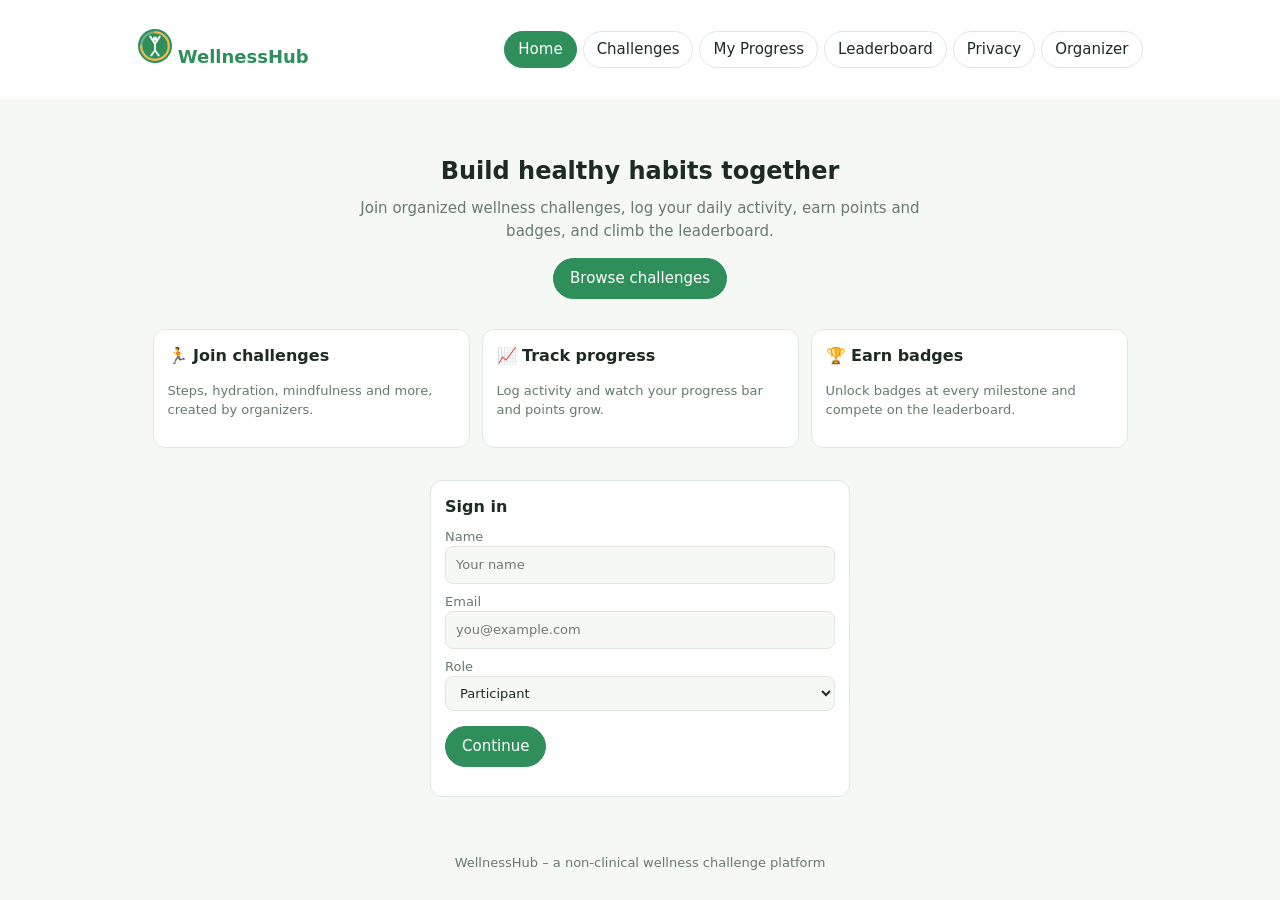
<file: wellness-platform/index.html>
<!DOCTYPE html>
<html lang="en">
<head>
  <meta charset="utf-8">
  <meta name="viewport" content="width=device-width, initial-scale=1">
  <title>WellnessHub – Home</title>
  <link rel="stylesheet" href="style.css">
</head>
<body>
<header class="top"><div class="wrap">
  <a class="brand" href="index.html">
  <svg xmlns="http://www.w3.org/2000/svg" viewBox="0 0 64 64" width="34" height="34" role="img" aria-label="WellnessHub logo">
    <circle cx="32" cy="32" r="32" fill="#2f8f5b"/>
    <circle cx="32" cy="32" r="26" fill="none" stroke="#ffffff" stroke-opacity="0.3" stroke-width="4"/>
    <circle cx="32" cy="32" r="26" fill="none" stroke="#f2b84b" stroke-width="4" stroke-linecap="round" stroke-dasharray="122 164" transform="rotate(-90 32 32)"/>
    <circle cx="32" cy="18" r="4" fill="#ffffff"/>
    <path d="M23 14L32 28L41 14M32 28V40M32 40L25 50M32 40L39 50" fill="none" stroke="#ffffff" stroke-width="3.5" stroke-linecap="round" stroke-linejoin="round"/>
  </svg>
  WellnessHub
</a>
  <nav>
    <a class="on" href="index.html">Home</a>
    <a href="challenges.html">Challenges</a>
    <a href="progress.html">My Progress</a>
    <a href="leaderboard.html">Leaderboard</a>
    <a href="privacy.html">Privacy</a>
    <a href="organizer.html">Organizer</a>
  </nav>
</div></header>

<main class="wrap">
  <section class="hero">
    <h1>Build healthy habits together</h1>
    <p>Join organized wellness challenges, log your daily activity, earn points and badges, and climb the leaderboard.</p>
    <a class="btn primary" href="challenges.html">Browse challenges</a>
  </section>

  <div class="grid">
    <div class="card"><h3>🏃 Join challenges</h3><p class="muted">Steps, hydration, mindfulness and more, created by organizers.</p></div>
    <div class="card"><h3>📈 Track progress</h3><p class="muted">Log activity and watch your progress bar and points grow.</p></div>
    <div class="card"><h3>🏆 Earn badges</h3><p class="muted">Unlock badges at every milestone and compete on the leaderboard.</p></div>
  </div>

  <form class="card" action="challenges.html" style="max-width:420px;margin:20px auto">
    <h3>Sign in</h3>
    <label>Name <input type="text" required placeholder="Your name"></label>
    <label>Email <input type="email" required placeholder="you@example.com"></label>
    <label>Role
      <select><option>Participant</option><option>Organizer</option></select>
    </label>
    <p><button class="btn primary">Continue</button></p>
  </form>
</main>
<footer>WellnessHub – a non-clinical wellness challenge platform</footer>
</body>
</html>
</file>
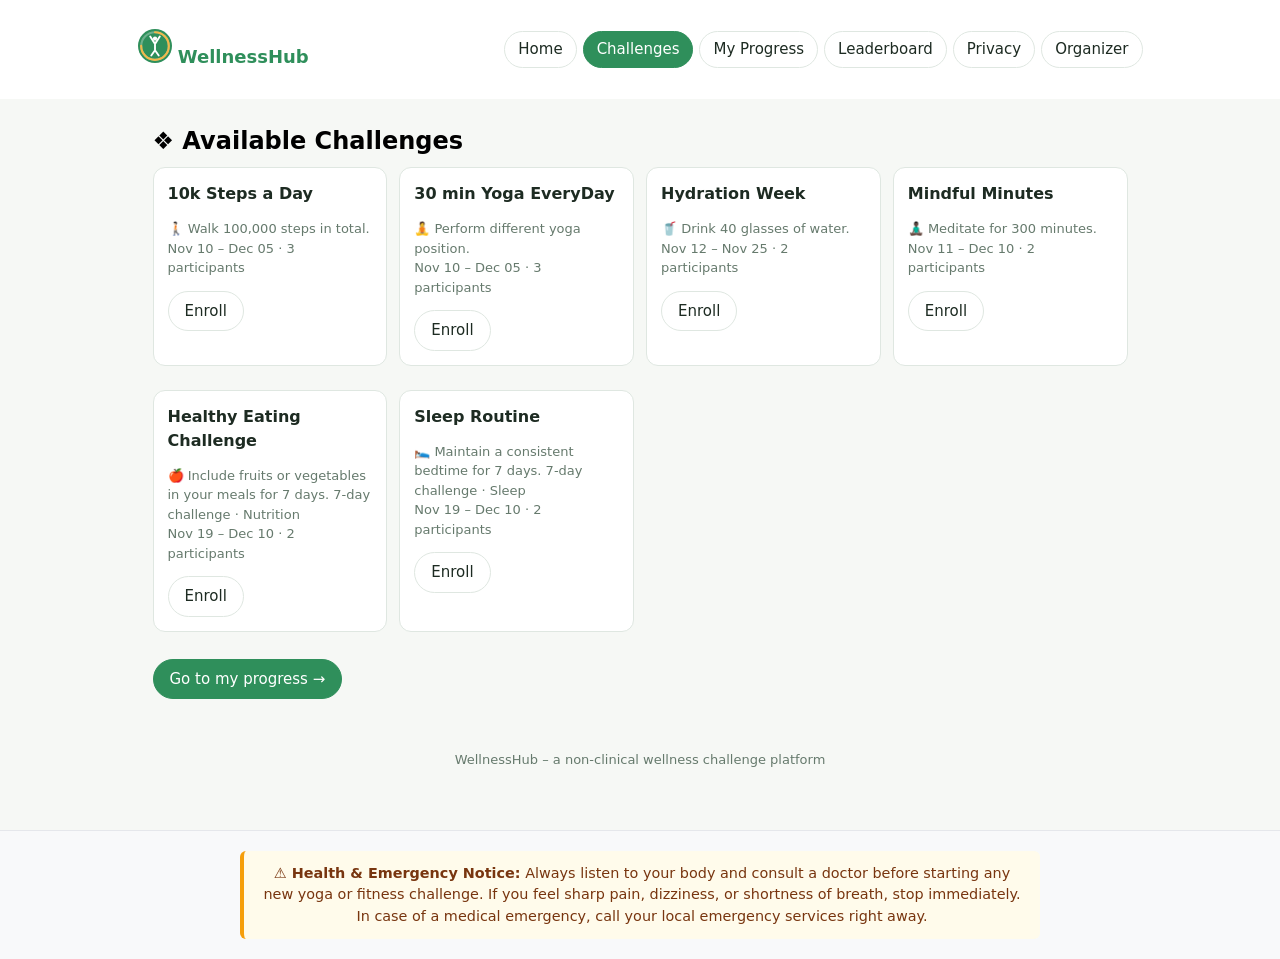
<file: wellness-platform/challenges.html>
<!DOCTYPE html>
<html lang="en">
<head>
  <meta charset="utf-8">
  <meta name="viewport" content="width=device-width, initial-scale=1">
  <title>WellnessHub – Challenges</title>
  <link rel="stylesheet" href="style.css">
</head>
<body>
<header class="top"><div class="wrap">
 <a class="brand" href="index.html">
  <svg xmlns="http://www.w3.org/2000/svg" viewBox="0 0 64 64" width="34" height="34" role="img" aria-label="WellnessHub logo">
    <circle cx="32" cy="32" r="32" fill="#2f8f5b"/>
    <circle cx="32" cy="32" r="26" fill="none" stroke="#ffffff" stroke-opacity="0.3" stroke-width="4"/>
    <circle cx="32" cy="32" r="26" fill="none" stroke="#f2b84b" stroke-width="4" stroke-linecap="round" stroke-dasharray="122 164" transform="rotate(-90 32 32)"/>
    <circle cx="32" cy="18" r="4" fill="#ffffff"/>
    <path d="M23 14L32 28L41 14M32 28V40M32 40L25 50M32 40L39 50" fill="none" stroke="#ffffff" stroke-width="3.5" stroke-linecap="round" stroke-linejoin="round"/>
  </svg>
  WellnessHub
</a>
  <nav>
    <a href="index.html">Home</a>
    <a class="on" href="challenges.html">Challenges</a>
    <a href="progress.html">My Progress</a>
    <a href="leaderboard.html">Leaderboard</a>
    <a href="privacy.html">Privacy</a>
    <a href="organizer.html">Organizer</a>
  </nav>
</div></header>

<main class="wrap">
  <h1 style="color: black;">❖ Available Challenges</h1>
  <div class="grid">
    <article class="card">
      <h3>10k Steps a Day</h3>
      <p class="muted">🚶🏻 Walk 100,000 steps in total.<br>Nov 10 – Dec 05 · 3 participants</p>
      <input type="checkbox" id="e1" class="hide enroll"><label for="e1" class="btn"></label>
    </article>
    <article class="card">
      <h3>30 min Yoga EveryDay</h3>
      <p class="muted">🧘 Perform different yoga position. <br>Nov 10 – Dec 05 · 3 participants</p>
      <input type="checkbox" id="e4" class="hide enroll"><label for="e4" class="btn"></label>
    </article>
    <article class="card">
      <h3>Hydration Week</h3>
      <p class="muted">🥤 Drink 40 glasses of water.<br>Nov 12 – Nov 25 · 2 participants</p>
      <input type="checkbox" id="e2" class="hide enroll"><label for="e2" class="btn"></label>
    </article>
    <article class="card">
      <h3>Mindful Minutes</h3>
      <p class="muted">🧘🏿‍♂️ Meditate for 300 minutes.<br>Nov 11 – Dec 10 · 2 participants</p>
      <input type="checkbox" id="e3" class="hide enroll"><label for="e3" class="btn"></label>
    </article>
    <article class="card">
      <h3>Healthy Eating Challenge</h3>
      <p class="muted">🍎 Include fruits or vegetables in your meals for 7 days.
7-day challenge · Nutrition<br>Nov 19 – Dec 10 · 2 participants</p>
      <input type="checkbox" id="e5" class="hide enroll"><label for="e5" class="btn"></label>
    </article>
    <article class="card">
      <h3>Sleep Routine</h3>
      <p class="muted">🛌🏿 Maintain a consistent bedtime for 7 days.
7-day challenge · Sleep<br>Nov 19 – Dec 10 · 2 participants</p>
      <input type="checkbox" id="e6" class="hide enroll"><label for="e6" class="btn"></label>
    </article>
  </div>
  <p><a class="btn primary" href="progress.html">Go to my progress →</a></p>
</main>
<footer>WellnessHub – a non-clinical wellness challenge platform</footer>
<footer class="site-footer">
  <div class="emergency-notice">
    <p>
      <strong>⚠️ Health & Emergency Notice:</strong> Always listen to your body and consult a doctor before starting any new yoga or fitness challenge. If you feel sharp pain, dizziness, or shortness of breath, stop immediately. In case of a medical emergency, call your local emergency services right away.
    </p>
  </div>
</footer>

</body>
</html>
</file>
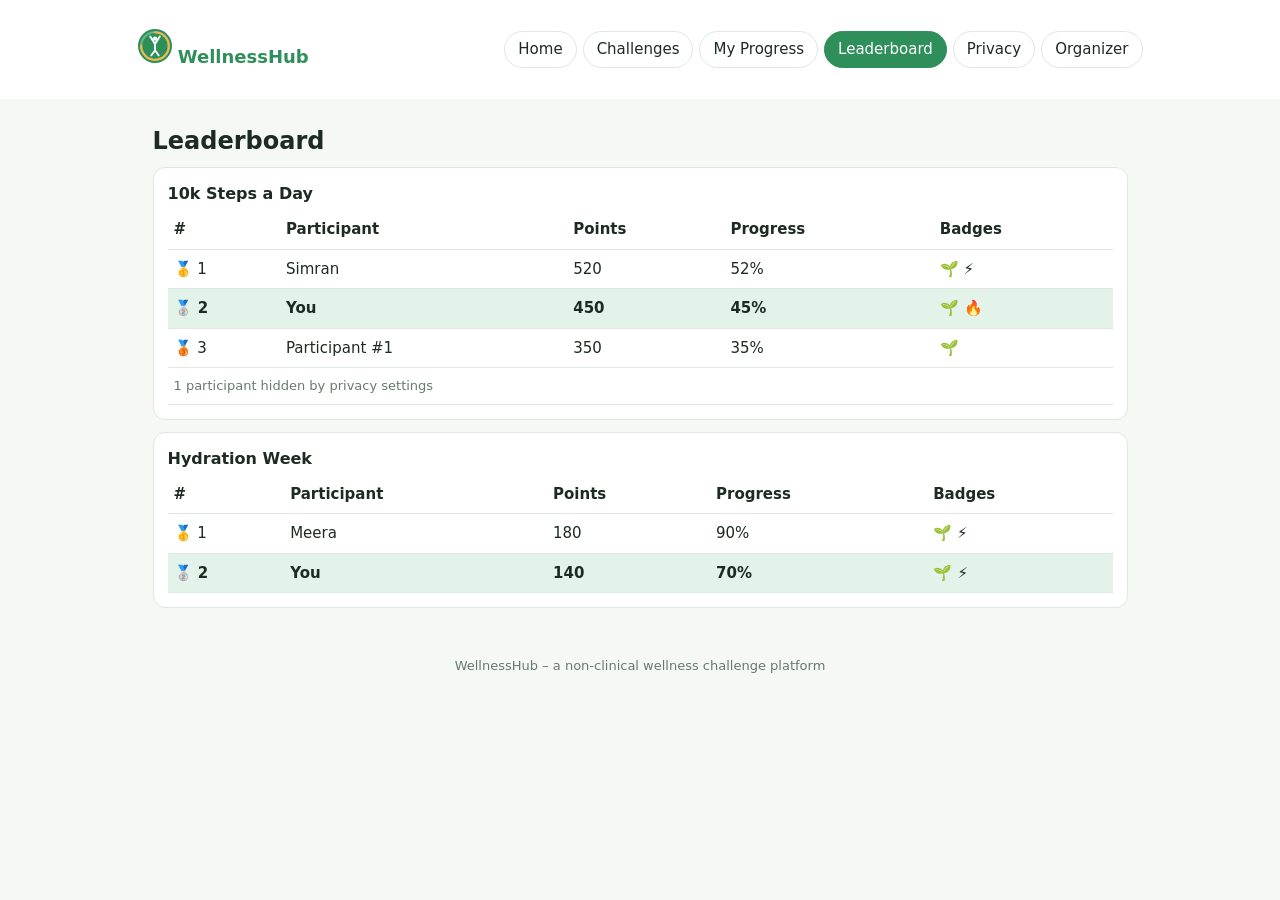
<file: wellness-platform/leaderboard.html>
<!DOCTYPE html>
<html lang="en">
<head>
  <meta charset="utf-8">
  <meta name="viewport" content="width=device-width, initial-scale=1">
  <title>WellnessHub – Leaderboard</title>
  <link rel="stylesheet" href="style.css">
</head>
<body>
<header class="top"><div class="wrap">
  <a class="brand" href="index.html">
  <svg xmlns="http://www.w3.org/2000/svg" viewBox="0 0 64 64" width="34" height="34" role="img" aria-label="WellnessHub logo">
    <circle cx="32" cy="32" r="32" fill="#2f8f5b"/>
    <circle cx="32" cy="32" r="26" fill="none" stroke="#ffffff" stroke-opacity="0.3" stroke-width="4"/>
    <circle cx="32" cy="32" r="26" fill="none" stroke="#f2b84b" stroke-width="4" stroke-linecap="round" stroke-dasharray="122 164" transform="rotate(-90 32 32)"/>
    <circle cx="32" cy="18" r="4" fill="#ffffff"/>
    <path d="M23 14L32 28L41 14M32 28V40M32 40L25 50M32 40L39 50" fill="none" stroke="#ffffff" stroke-width="3.5" stroke-linecap="round" stroke-linejoin="round"/>
  </svg>
  WellnessHub
</a>
  <nav>
    <a href="index.html">Home</a>
    <a href="challenges.html">Challenges</a>
    <a href="progress.html">My Progress</a>
    <a class="on" href="leaderboard.html">Leaderboard</a>
    <a href="privacy.html">Privacy</a>
    <a href="organizer.html">Organizer</a>
  </nav>
</div></header>

<main class="wrap">
  <h1>Leaderboard</h1>

  <div class="card">
    <h3>10k Steps a Day</h3>
    <div class="tw"><table>
      <tr><th>#</th><th>Participant</th><th>Points</th><th>Progress</th><th>Badges</th></tr>
      <tr><td>🥇 1</td><td>Simran</td><td>520</td><td>52%</td><td>🌱 ⚡</td></tr>
      <tr class="me"><td>🥈 2</td><td>You</td><td>450</td><td>45%</td><td>🌱 🔥</td></tr>
      <tr><td>🥉 3</td><td>Participant #1</td><td>350</td><td>35%</td><td>🌱</td></tr>
      <tr><td colspan="5" class="muted">1 participant hidden by privacy settings</td></tr>
    </table></div>
  </div>

  <div class="card">
    <h3>Hydration Week</h3>
    <div class="tw"><table>
      <tr><th>#</th><th>Participant</th><th>Points</th><th>Progress</th><th>Badges</th></tr>
      <tr><td>🥇 1</td><td>Meera</td><td>180</td><td>90%</td><td>🌱 ⚡</td></tr>
      <tr class="me"><td>🥈 2</td><td>You</td><td>140</td><td>70%</td><td>🌱 ⚡</td></tr>
    </table></div>
  </div>
</main>
<footer>WellnessHub – a non-clinical wellness challenge platform</footer>
</body>
</html>
</file>
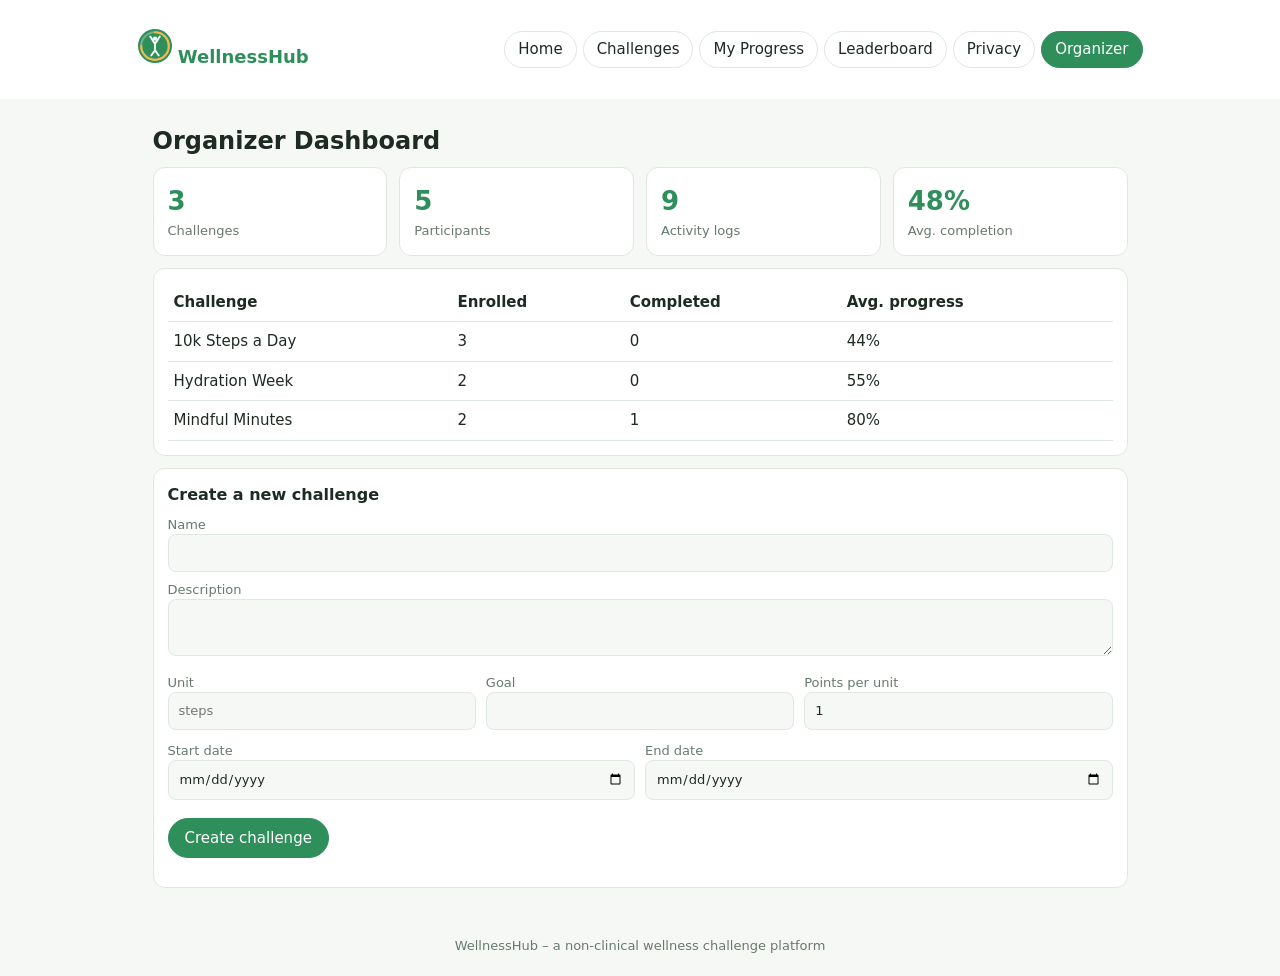
<file: wellness-platform/organizer.html>
<!DOCTYPE html>
<html lang="en">
<head>
  <meta charset="utf-8">
  <meta name="viewport" content="width=device-width, initial-scale=1">
  <title>WellnessHub – Organizer</title>
  <link rel="stylesheet" href="style.css">
</head>
<body>
<header class="top"><div class="wrap">
  <a class="brand" href="index.html">
  <svg xmlns="http://www.w3.org/2000/svg" viewBox="0 0 64 64" width="34" height="34" role="img" aria-label="WellnessHub logo">
    <circle cx="32" cy="32" r="32" fill="#2f8f5b"/>
    <circle cx="32" cy="32" r="26" fill="none" stroke="#ffffff" stroke-opacity="0.3" stroke-width="4"/>
    <circle cx="32" cy="32" r="26" fill="none" stroke="#f2b84b" stroke-width="4" stroke-linecap="round" stroke-dasharray="122 164" transform="rotate(-90 32 32)"/>
    <circle cx="32" cy="18" r="4" fill="#ffffff"/>
    <path d="M23 14L32 28L41 14M32 28V40M32 40L25 50M32 40L39 50" fill="none" stroke="#ffffff" stroke-width="3.5" stroke-linecap="round" stroke-linejoin="round"/>
  </svg>
  WellnessHub
</a>
  <nav>
    <a href="index.html">Home</a>
    <a href="challenges.html">Challenges</a>
    <a href="progress.html">My Progress</a>
    <a href="leaderboard.html">Leaderboard</a>
    <a href="privacy.html">Privacy</a>
    <a class="on" href="organizer.html">Organizer</a>
  </nav>
</div></header>

<main class="wrap">
  <h1>Organizer Dashboard</h1>

  <div class="grid">
    <div class="card"><div class="stat">3</div><div class="muted">Challenges</div></div>
    <div class="card"><div class="stat">5</div><div class="muted">Participants</div></div>
    <div class="card"><div class="stat">9</div><div class="muted">Activity logs</div></div>
    <div class="card"><div class="stat">48%</div><div class="muted">Avg. completion</div></div>
  </div>

  <div class="card tw">
    <table>
      <tr><th>Challenge</th><th>Enrolled</th><th>Completed</th><th>Avg. progress</th></tr>
      <tr><td>10k Steps a Day</td><td>3</td><td>0</td><td>44%</td></tr>
      <tr><td>Hydration Week</td><td>2</td><td>0</td><td>55%</td></tr>
      <tr><td>Mindful Minutes</td><td>2</td><td>1</td><td>80%</td></tr>
    </table>
  </div>

  <form class="card" action="challenges.html">
    <h3>Create a new challenge</h3>
    <label>Name <input type="text" required maxlength="60"></label>
    <label>Description <textarea rows="2"></textarea></label>
    <div class="row">
      <label>Unit <input type="text" required placeholder="steps"></label>
      <label>Goal <input type="number" min="1" required></label>
      <label>Points per unit <input type="number" min="0.01" step="0.01" value="1" required></label>
    </div>
    <div class="row">
      <label>Start date <input type="date" required></label>
      <label>End date <input type="date" required></label>
    </div>
    <p><button class="btn primary">Create challenge</button></p>
  </form>
</main>
<footer>WellnessHub – a non-clinical wellness challenge platform</footer>
</body>
</html>
</file>
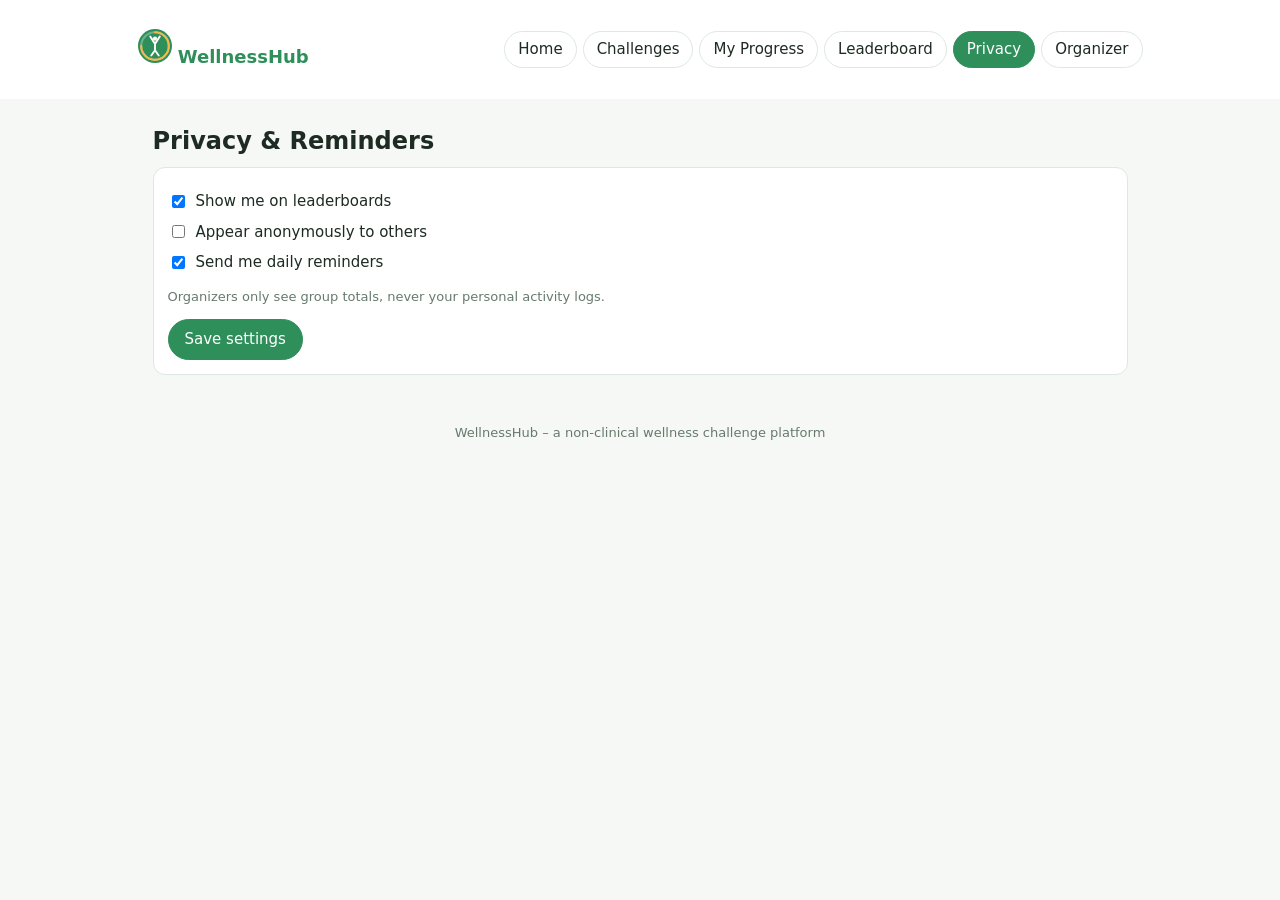
<file: wellness-platform/privacy.html>
<!DOCTYPE html>
<html lang="en">
<head>
  <meta charset="utf-8">
  <meta name="viewport" content="width=device-width, initial-scale=1">
  <title>WellnessHub – Privacy</title>
  <link rel="stylesheet" href="style.css">
</head>
<body>
<header class="top"><div class="wrap">
  <a class="brand" href="index.html">
  <svg xmlns="http://www.w3.org/2000/svg" viewBox="0 0 64 64" width="34" height="34" role="img" aria-label="WellnessHub logo">
    <circle cx="32" cy="32" r="32" fill="#2f8f5b"/>
    <circle cx="32" cy="32" r="26" fill="none" stroke="#ffffff" stroke-opacity="0.3" stroke-width="4"/>
    <circle cx="32" cy="32" r="26" fill="none" stroke="#f2b84b" stroke-width="4" stroke-linecap="round" stroke-dasharray="122 164" transform="rotate(-90 32 32)"/>
    <circle cx="32" cy="18" r="4" fill="#ffffff"/>
    <path d="M23 14L32 28L41 14M32 28V40M32 40L25 50M32 40L39 50" fill="none" stroke="#ffffff" stroke-width="3.5" stroke-linecap="round" stroke-linejoin="round"/>
  </svg>
  WellnessHub
</a>
  <nav>
    <a href="index.html">Home</a>
    <a href="challenges.html">Challenges</a>
    <a href="progress.html">My Progress</a>
    <a href="leaderboard.html">Leaderboard</a>
    <a class="on" href="privacy.html">Privacy</a>
    <a href="organizer.html">Organizer</a>
  </nav>
</div></header>

<main class="wrap">
  <h1>Privacy &amp; Reminders</h1>
  <form class="card" action="progress.html">
    <label class="sw"><input type="checkbox" checked> Show me on leaderboards</label>
    <label class="sw"><input type="checkbox"> Appear anonymously to others</label>
    <label class="sw"><input type="checkbox" checked> Send me daily reminders</label>
    <p class="muted">Organizers only see group totals, never your personal activity logs.</p>
    <button class="btn primary">Save settings</button>
  </form>
</main>
<footer>WellnessHub – a non-clinical wellness challenge platform</footer>
</body>
</html>
</file>
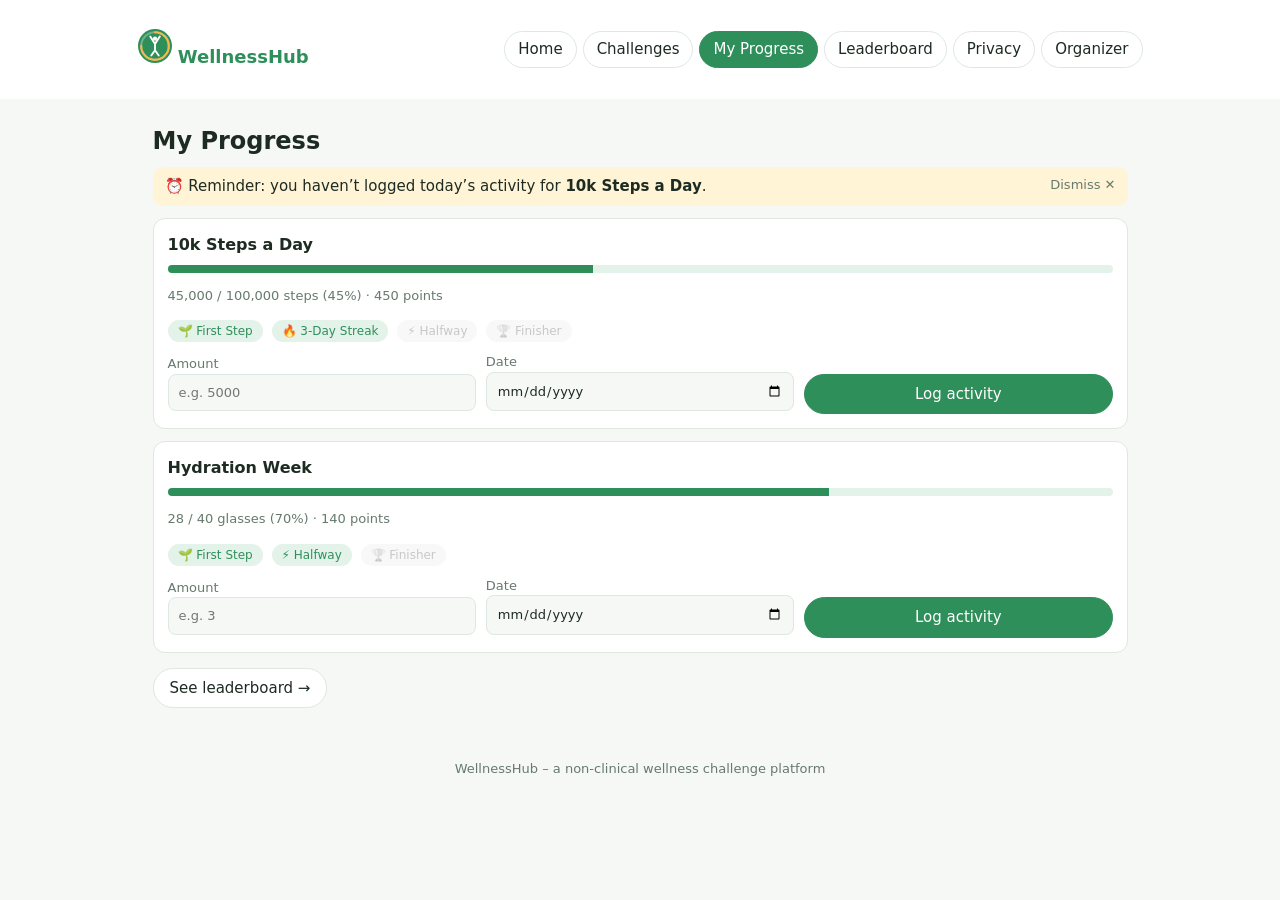
<file: wellness-platform/progress.html>
<!DOCTYPE html>
<html lang="en">
<head>
  <meta charset="utf-8">
  <meta name="viewport" content="width=device-width, initial-scale=1">
  <title>WellnessHub – My Progress</title>
  <link rel="stylesheet" href="style.css">
</head>
<body>
<header class="top"><div class="wrap">
  <a class="brand" href="index.html">
  <svg xmlns="http://www.w3.org/2000/svg" viewBox="0 0 64 64" width="34" height="34" role="img" aria-label="WellnessHub logo">
    <circle cx="32" cy="32" r="32" fill="#2f8f5b"/>
    <circle cx="32" cy="32" r="26" fill="none" stroke="#ffffff" stroke-opacity="0.3" stroke-width="4"/>
    <circle cx="32" cy="32" r="26" fill="none" stroke="#f2b84b" stroke-width="4" stroke-linecap="round" stroke-dasharray="122 164" transform="rotate(-90 32 32)"/>
    <circle cx="32" cy="18" r="4" fill="#ffffff"/>
    <path d="M23 14L32 28L41 14M32 28V40M32 40L25 50M32 40L39 50" fill="none" stroke="#ffffff" stroke-width="3.5" stroke-linecap="round" stroke-linejoin="round"/>
  </svg>
  WellnessHub
</a>
  <nav>
    <a href="index.html">Home</a>
    <a href="challenges.html">Challenges</a>
    <a class="on" href="progress.html">My Progress</a>
    <a href="leaderboard.html">Leaderboard</a>
    <a href="privacy.html">Privacy</a>
    <a href="organizer.html">Organizer</a>
  </nav>
</div></header>

<main class="wrap">
  <h1>My Progress</h1>

  <input type="checkbox" id="dismiss" class="hide">
  <div class="banner">
    <span>⏰ Reminder: you haven’t logged today’s activity for <b>10k Steps a Day</b>.</span>
    <label for="dismiss" class="close">Dismiss ✕</label>
  </div>

  <article class="card">
    <h3>10k Steps a Day</h3>
    <div class="bar"><span style="--w:45%"></span></div>
    <p class="muted">45,000 / 100,000 steps (45%) · 450 points</p>
    <span class="badge">🌱 First Step</span>
    <span class="badge">🔥 3-Day Streak</span>
    <span class="badge off">⚡ Halfway</span>
    <span class="badge off">🏆 Finisher</span>

    <form action="progress.html" class="row">
      <label>Amount <input type="number" min="1" required placeholder="e.g. 5000"></label>
      <label>Date <input type="date" required></label>
      <button class="btn primary">Log activity</button>
    </form>
  </article>

  <article class="card">
    <h3>Hydration Week</h3>
    <div class="bar"><span style="--w:70%"></span></div>
    <p class="muted">28 / 40 glasses (70%) · 140 points</p>
    <span class="badge">🌱 First Step</span>
    <span class="badge">⚡ Halfway</span>
    <span class="badge off">🏆 Finisher</span>

    <form action="progress.html" class="row">
      <label>Amount <input type="number" min="1" required placeholder="e.g. 3"></label>
      <label>Date <input type="date" required></label>
      <button class="btn primary">Log activity</button>
    </form>
  </article>

  <p><a class="btn" href="leaderboard.html">See leaderboard →</a></p>
</main>
<footer>WellnessHub – a non-clinical wellness challenge platform</footer>
</body>
</html>
</file>
<file: wellness-platform/style.css>
:root{--bg:#f6f8f5;--card:#fff;--text:#1d2b22;--muted:#667a6d;--accent:#2f8f5b;--light:#e3f3ea;--border:#dfe7e1;--warn:#fff4d6}
@media (prefers-color-scheme:dark){:root{--bg:#121a15;--card:#1b2620;--text:#e7f0ea;--muted:#9bb0a2;--accent:#4fc283;--light:#21352a;--border:#2c3a31;--warn:#3a3315}}
*{box-sizing:border-box}
body{margin:0;background:var(--bg);color:var(--text);font:15px/1.5 system-ui,sans-serif}
a{color:var(--accent)}
.wrap{max-width:1007px;margin:0 auto;padding:16px}
h1{font-size:24px;margin:8px 0}
h2{font-size:19px}
h3{margin:0 0 4px;font-size:16px}
.muted{color:var(--muted);font-size:13px}
.hide{position:absolute;opacity:0;pointer-events:none}

/* header and navigation */
.top{background:var(--card);border-bottom:7px solid color:#121a15 var(--border)}
.top .wrap{display:flex;justify-content:space-between;align-items:center;gap:22px;flex-wrap:wrap;padding:29px 1px}
.brand{font-weight:700;font-size:18px;text-decoration:none}
nav{display:flex;gap:6px;overflow-x:auto}
nav a{padding:6px 13px;border-radius:999px;text-decoration:none;color:var(--text);white-space:nowrap;border:1px solid var(--border)}
nav a:hover{border-color:var(--accent)}
nav a.on{background:var(--accent);color:#fff;border-color:var(--accent)}

/* cards and layout */
.card{background:var(--card);border:1px solid var(--border);border-radius:12px;padding:14px;margin-bottom:12px}
.grid{display:grid;grid-template-columns:repeat(auto-fit,minmax(230px,1fr));gap:12px}
.hero{text-align:center;padding:30px 10px}
.hero p{max-width:560px;margin:8px auto 16px;color:var(--muted)}
.stat{font-size:26px;font-weight:700;color:var(--accent)}

/* buttons */
.btn{display:inline-block;padding:8px 16px;border:1px solid var(--border);background:var(--card);color:var(--text);border-radius:999px;cursor:pointer;font:inherit;text-decoration:none}
.btn.primary{background:var(--accent);color:#fff;border-color:var(--accent)}
.enroll+.btn::before{content:"Enroll"}
.enroll:checked+.btn::before{content:"✓ Enrolled"}
.enroll:checked+.btn{background:var(--light);color:var(--accent);border-color:var(--accent)}

/* progress and badges */
.bar{height:8px;background:var(--light);border-radius:99px;overflow:hidden;margin:8px 0}
.bar span{display:block;height:100%;width:var(--w);background:var(--accent)}
.badge{display:inline-block;background:var(--light);color:var(--accent);padding:2px 10px;border-radius:99px;font-size:12px;margin:2px 4px 2px 0}
.badge.off{opacity:.4;filter:grayscale(1)}

/* reminder banner */
.banner{background:var(--warn);border-radius:10px;padding:8px 12px;margin-bottom:12px;display:flex;justify-content:space-between;gap:8px;flex-wrap:wrap}
.close{cursor:pointer;color:var(--muted);font-size:13px}
#dismiss:checked+.banner{display:none}

/* forms */
form label{display:block;font-size:13px;color:var(--muted);margin:8px 0 3px}
input,textarea,select{width:100%;font:inherit;padding:8px 10px;color:var(--text);background:var(--bg);border:1px solid var(--border);border-radius:8px}
input:focus,textarea:focus,select:focus{outline:2px solid var(--accent)}
.row{display:grid;grid-template-columns:repeat(auto-fit,minmax(130px,1fr));gap:10px;align-items:end}
.sw{display:flex!important;align-items:center;gap:8px;color:var(--text)!important;font-size:15px!important}
.sw input{width:auto}

/* tables */
table{width:100%;border-collapse:collapse}
th,td{text-align:left;padding:8px 6px;border-bottom:1px solid var(--border)}
tr.me{font-weight:700;background:var(--light)}
.tw{overflow-x:auto}

footer{text-align:center;color:var(--muted);font-size:13px;padding:20px}
@media(max-width:600px){.wrap{padding:10px}table{font-size:13px}}
.site-footer {
  margin-top: 40px;
  padding: 20px;
  background-color: #f8f9fa;
  border-top: 1px solid #e5e7eb;
}

.emergency-notice {
  max-width: 800px;
  margin: 0 auto;
  padding: 12px 16px;
  background-color: #fffbeb;     /* Soft amber/yellow warning background */
  border-left: 4px solid #f59e0b; /* Bold left accent border */
  border-radius: 6px;
  color: #78350f;
  font-size: 0.9rem;
  line-height: 1.5;
}

.emergency-notice p {
  margin: 0;
}
</file>
